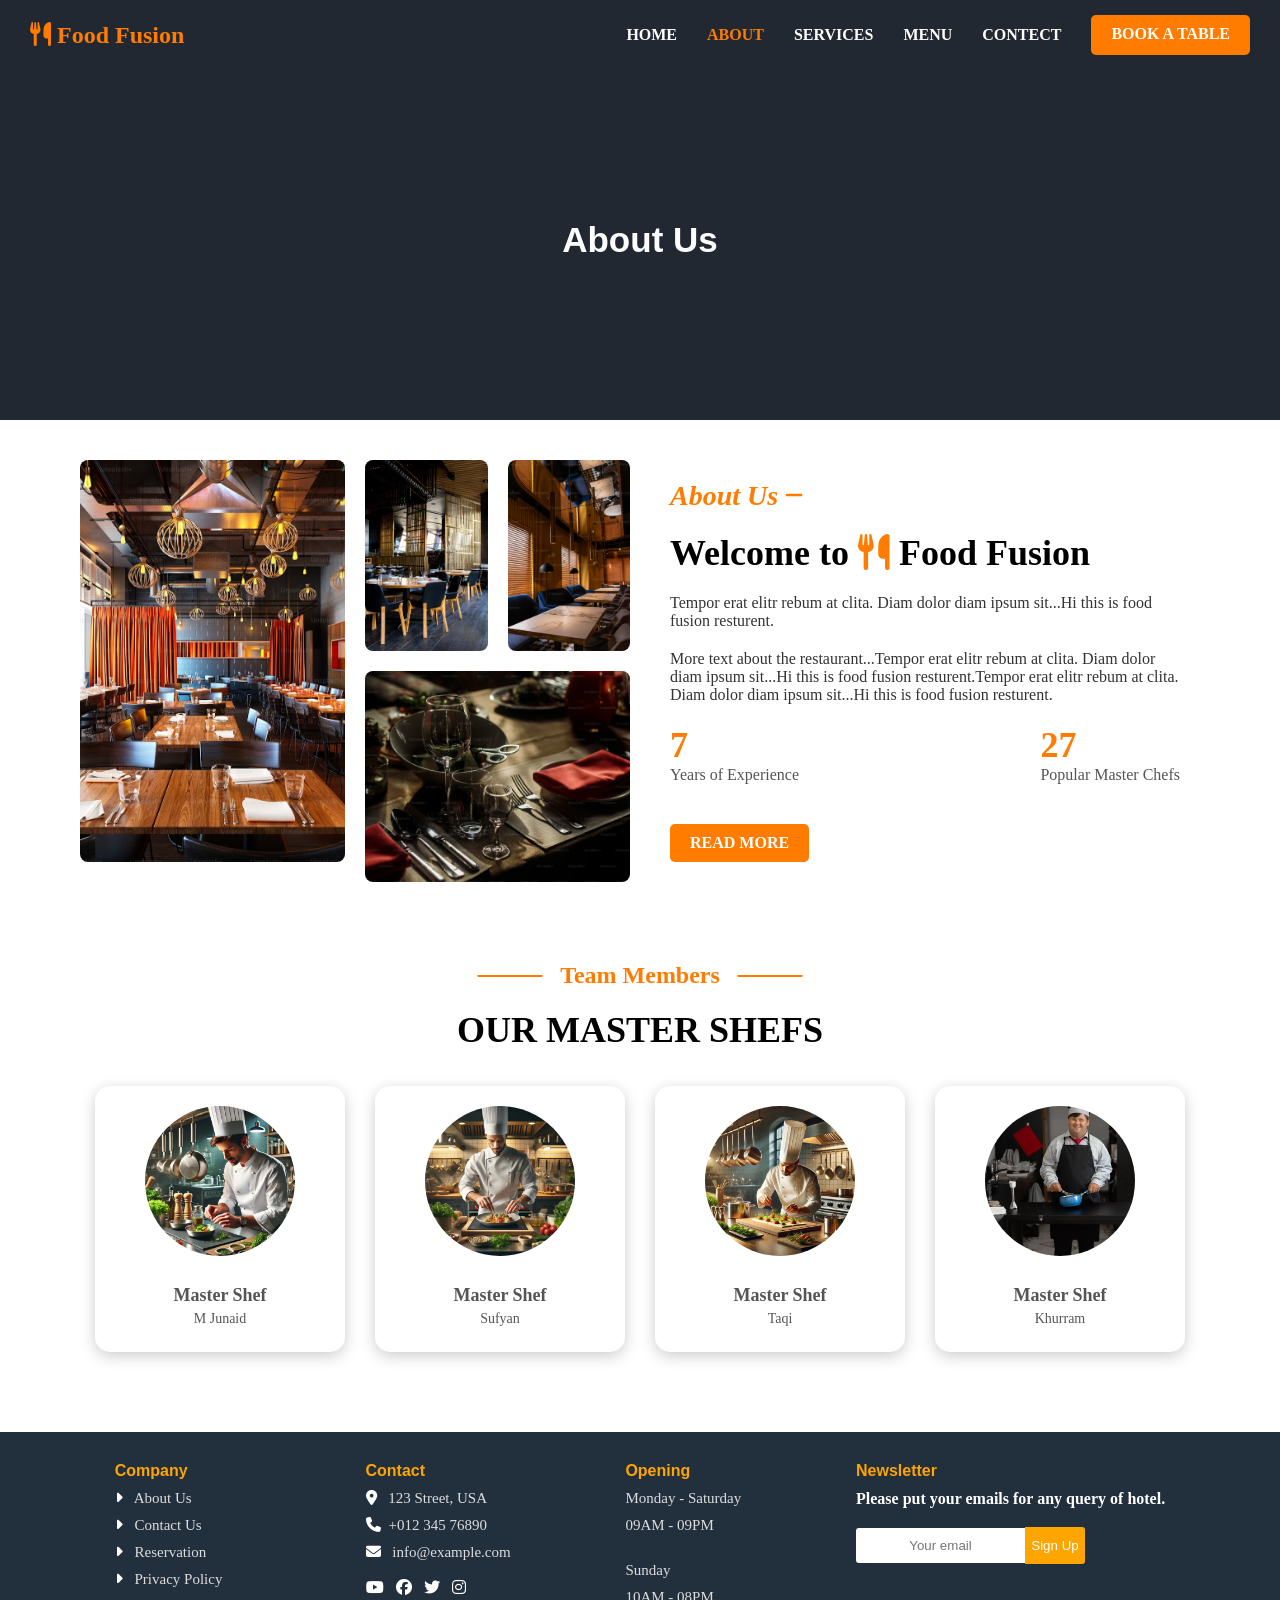
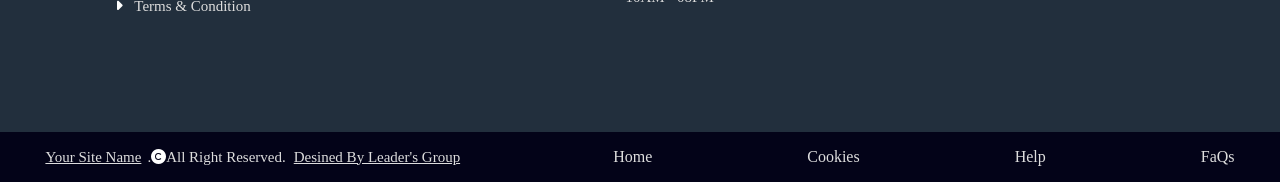
<file: About Us/About Us.html>
<!DOCTYPE html>
<html lang="en">

<head>
    <meta charset="UTF-8">
    <meta name="viewport" content="width=device-width, initial-scale=1.0">
    <link rel="stylesheet" href="About Us.css">
    <link rel="stylesheet" href="/navbar.css">
    <link rel="stylesheet" href="https://cdnjs.cloudflare.com/ajax/libs/font-awesome/6.7.1/css/all.min.css"
        integrity="sha512-5Hs3dF2AEPkpNAR7UiOHba+lRSJNeM2ECkwxUIxC1Q/FLycGTbNapWXB4tP889k5T5Ju8fs4b1P5z/iB4nMfSQ=="
        crossorigin="anonymous" referrerpolicy="no-referrer" />
    <title>About Us</title>
</head>

<body>
    <header>
        <nav >
            <div class="logo">
                <h1><i class="fa-solid fa-utensils"></i> Food Fusion</h1>
            </div>
    
            <ul id="sub-navBar">
                <li><a href="/index.html" >Home</a></li>
                <li><a href="About Us.css" id="colorHome">About</a></li>
                <li><a href="/services/services.html">Services</a></li>
                <li><a href="/Menu/menu.html">Menu</a></li>
                <li><a href="/contact/contect.html">contect</a></li>
                <li class="book_a_table">
                    <a href="Booking/Booking.html" class="nav-item nav-link">Book A Table</a>
                </li>
            </ul>
    
            <div class="menu-icon">
                <i class="fa-solid fa-bars" onclick="toggleNavbar()"></i>
            </div>
        </nav>
    </header>



    <main>
        <div id="About">
            <p>About Us</p>
        </div>

        <div class="about-us-section">
            <div class="image-grid">
                <img src="rest_photo1.avif" alt="Image 1">
                <img src="rest_photo2.avif" alt="Image 2">
                <img src="rest_photo4.avif" alt="Image 3">
                <img src="rest_photo3.avif" alt="Image 4">
            </div>
            <div class="content">
                <h1>About Us <img src="about_line.svg" alt=""></h1>
                <h2>Welcome to <i class="fa-solid fa-utensils"></i><span> Food Fusion</span></h2>
                <p>Tempor erat elitr rebum at clita. Diam dolor diam ipsum sit...Hi this is food fusion resturent.</p>
                <p>More text about the restaurant...Tempor erat elitr rebum at clita. Diam dolor diam ipsum sit...Hi
                    this is food fusion resturent.Tempor erat elitr rebum at clita. Diam dolor diam ipsum sit...Hi this
                    is food fusion resturent.</p>
                <div class="stats">
                    <div class="stat-item">
                        <h3 id="experience-count">12</h3>
                        <p>Years of Experience</p>
                    </div>
                    <div class="stat-item">
                        <h3 id="chef-count">41</h3>
                        <p>Popular Master Chefs</p>
                    </div>
                </div>

                <a href="#" class="read-more-btn">Read More</a>
            </div>

        </div>

        <!-- master shefs -->
        <div id="shef">
            <div class="sheff_heading">
                <h4>
                    <img class="svg-icon" src="about_line.svg" alt="">
                    Team Members
                    <img class="svg-icon" src="about_line.svg" alt="">
                </h4>
                <h1>Our Master Shefs</h1>
            </div>
            <div class="sheff-container" id="sheff-container1">
                <!-- <div class="sheff-card" >
                <img src="imgs/sheff1.webp" alt="Pappardelle" class="sheff-img">
                <div class="sheff-info">
                    <h3>Master Shef</h3>
                    <p>M Junaid</p>
                </div>
            </div> 
            -->
            </div>
        </div>
    </main>

    <footer>
        <div class="footer_start">
            <ul class="list">
                <p>Company</p>
                <a><i class="fa-solid fa-caret-right"></i> About Us</a>
                <a><i class="fa-solid fa-caret-right"></i> Contact Us</a>
                <a><i class="fa-solid fa-caret-right"></i> Reservation</a>
                <a><i class="fa-solid fa-caret-right"></i> Privacy Policy</a>
                <a><i class="fa-solid fa-caret-right"></i> Terms & Condition</a>
            </ul>
            <ul class="list">
                <p>Contact</p>
                <a><i class="fa-solid fa-location-dot"></i> 123 Street, USA</a>
                <a><i class="fa-solid fa-phone"></i>+012 345 76890</a>
                <a><i class="fa-solid fa-envelope"></i> info@example.com</a><br>
                <i class="fa-brands fa-youtube"></i>
                <i class="fa-brands fa-facebook"></i>
                <i class="fa-brands fa-twitter"></i>
                <i class="fa-brands fa-instagram"></i>
            </ul>
            <ul class="list">
                <p>Opening</p>
                <a>Monday - Saturday</a>
                <a>09AM - 09PM</a>
                <br>
                <a> Sunday</a>
                <a>10AM - 08PM</a>
            </ul>
            <ul class="list list-end">
                <p>Newsletter</p>
                <h4>Please put your emails for any query of hotel.</h4>
                <form action="#">
                    <input type="email" placeholder="Your email" required><button>Sign Up</button>
                </form>
            </ul>
        </div>
        <div id="panel">
            <p class="underline">Your Site Name</p>
            <p>.<i class="fa-solid fa-copyright"></i>All Right Reserved.</p>
            <p class="underline">Desined By Leader's Group</p>
            <a>Home</a>
            <a>Cookies</a>
            <a>Help</a>
            <a>FaQs</a>
        </div>
    </footer>


    <script src="/navbar.js"></script>
    <script src="AboutUS.js"></script>
</body>

</html>
</file>
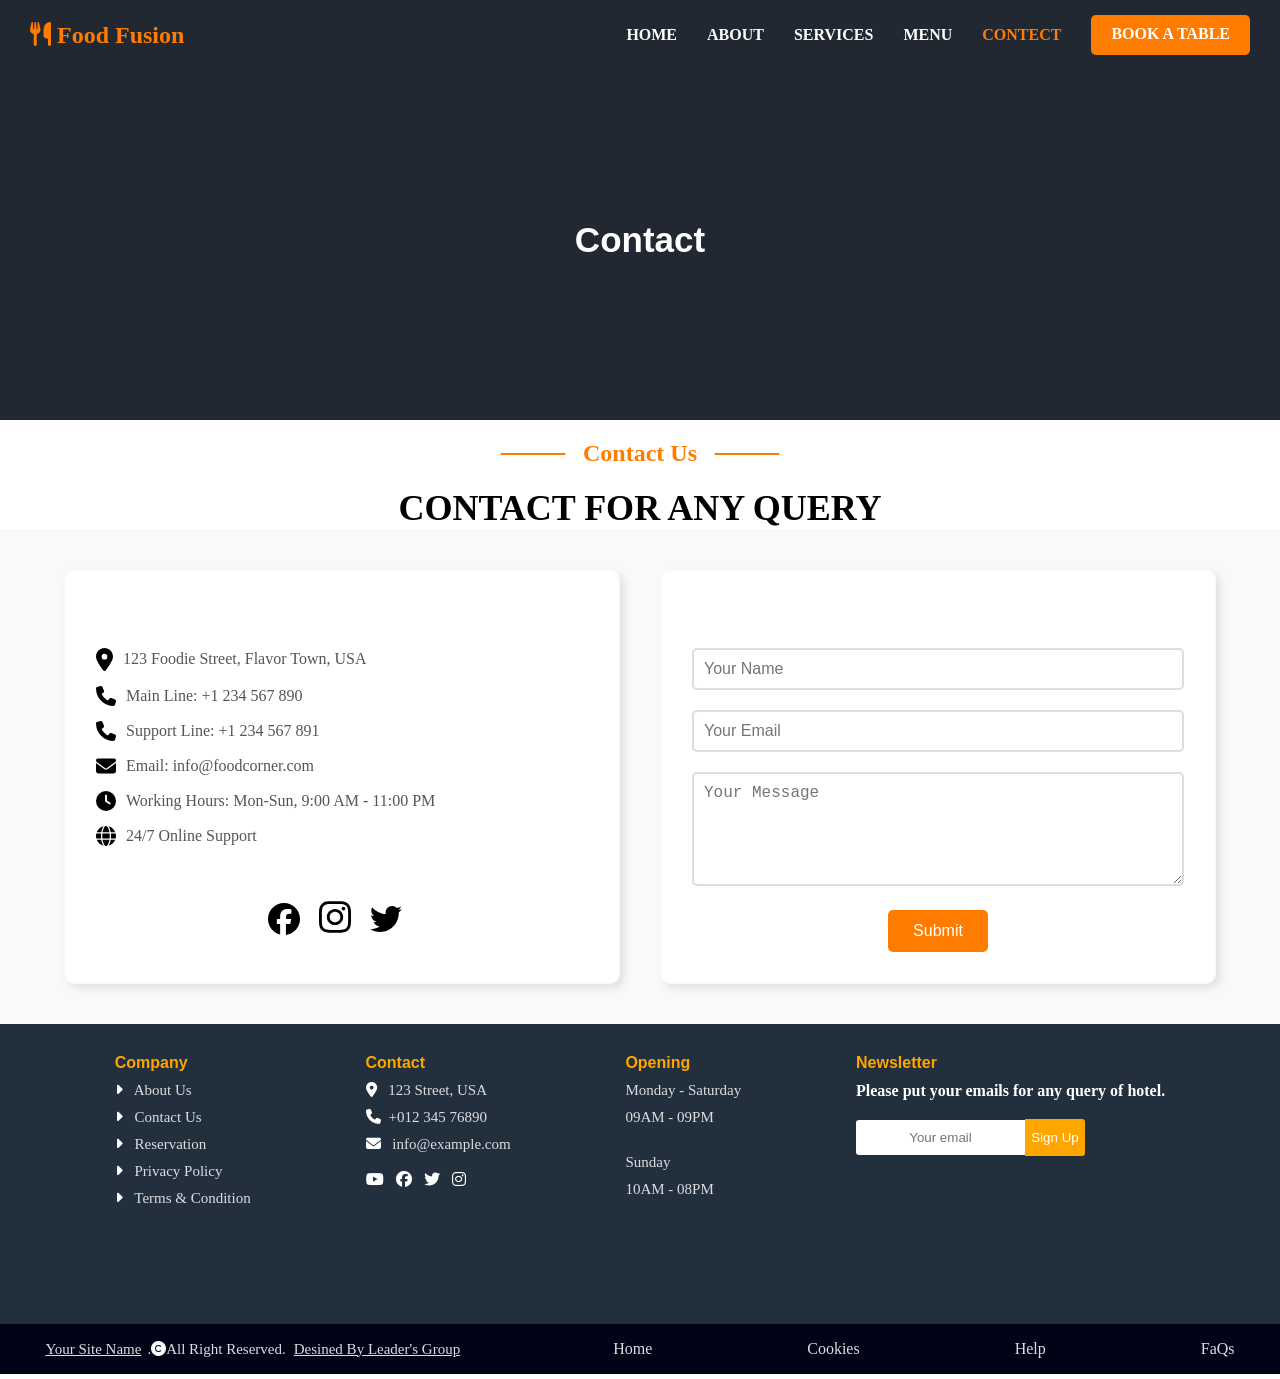
<file: contact/contect.html>
<!DOCTYPE html>
<html lang="en">

<head>
    <meta charset="UTF-8">
    <meta name="viewport" content="width=device-width, initial-scale=1.0">
    <link rel="stylesheet" href="ccentect.css">
    <link rel="stylesheet" href="/navbar.css">
    <link rel="stylesheet" href="https://cdnjs.cloudflare.com/ajax/libs/font-awesome/6.7.1/css/all.min.css"
    integrity="sha512-5Hs3dF2AEPkpNAR7UiOHba+lRSJNeM2ECkwxUIxC1Q/FLycGTbNapWXB4tP889k5T5Ju8fs4b1P5z/iB4nMfSQ=="
    crossorigin="anonymous" referrerpolicy="no-referrer" />

    <title>Contect</title>
</head>

<body>

    <header>
        <nav >
            <div class="logo">
                <h1><i class="fa-solid fa-utensils"></i> Food Fusion</h1>
            </div>
    
            <ul id="sub-navBar">
                <li><a href="/index.html">Home</a></li>
                <li><a href="/About Us/About Us.html">About</a></li>
                <li><a href="/services/services.html">Services</a></li>
                <li><a href="/Menu/menu.html">Menu</a></li>
                <li><a href="/contact/contect.html" id="colorHome">contect</a></li>
                <li class="book_a_table">
                    <a href="Booking/Booking.html" class="nav-item nav-link">Book A Table</a>
                </li>
            </ul>
    
            <div class="menu-icon">
                <i class="fa-solid fa-bars" onclick="toggleNavbar()"></i>
            </div>
        </nav>
    </header>

    <main>

        <div id="About">
            <p>Contact</p>
        </div>

        <div class="heading-div">
            <h4>
                <img class="svg-icon" src="/svgs/about_line.svg" alt="">
                Contact Us
                <img class="svg-icon" src="/svgs/about_line.svg" alt="">
            </h4>
            <h1>Contact For Any Query</h1>
        </div>


        <section id="contact" class="contact-section">
            <div class="contact-container">
                <!-- <h2 class="contact-heading">Get in Touch</h2>
                <p class="contact-description">We'd love to hear from you! Whether you have a question about the menu, services, or anything else, our team is ready to answer all your queries.</p> -->
        
                <div class="contact-grid">
                    <!-- Contact Information -->
                    <div class="contact-info">
                        <h3>Contact Information</h3>
                        <ul class="info-list">
                            <li>
                                <img src="location.svg" alt="Location icon">
                                <span>123 Foodie Street, Flavor Town, USA</span>
                            </li>
                            <li>
                                <img src="/svgs/phone.svg" alt="Phone icon">
                                <span>Main Line: +1 234 567 890</span>
                            </li>
                            <li>
                                <img src="/svgs/phone.svg" alt="Phone icon">
                                <span>Support Line: +1 234 567 891</span>
                            </li>
                            <li>
                                <img src="/svgs/email.svg" alt="Email icon">
                                <span>Email: info@foodcorner.com</span>
                            </li>
                            <li>
                                <img src="/svgs/clock.svg" alt="Clock icon">
                                <span>Working Hours: Mon-Sun, 9:00 AM - 11:00 PM</span>
                            </li>
                            <li>
                                <img src="/svgs/support.svg" alt="Support icon">
                                <span>24/7 Online Support</span>
                            </li>
                        </ul>
        
                        <div class="social-media">
                            <h4>Follow Us</h4>
                            <a href="#" class="social-link">
                                <img src="/svgs/facebook.svg" alt="Facebook">
                            </a>
                            <a href="#" class="social-link">
                                <img src="/svgs/instagram.svg" alt="Instagram">
                            </a>
                            <a href="#" class="social-link">
                                <img src="/svgs/twitter.svg" alt="Twitter">
                            </a>
                        </div>
                    </div>
        
                    <!-- Contact Form -->
                    <div class="contact-form">
                        <h3>Send Us a Message</h3>
                        <form action="#" method="POST">
                            <div class="form-group">
                                <input type="text" name="name" placeholder="Your Name" required>
                            </div>
                            <div class="form-group">
                                <input type="email" name="email" placeholder="Your Email" required>
                            </div>
                            <div class="form-group">
                                <textarea name="message" rows="5" placeholder="Your Message" required></textarea>
                            </div>
                            <button type="submit" class="contact-btn">Submit</button>
                        </form>
                    </div>
                </div>
            </div>
        </section>
    </main>


    <footer>
        <div class="footer_start">
            <ul class="list">
                <p>Company</p>
                <a><i class="fa-solid fa-caret-right"></i> About Us</a>
                <a><i class="fa-solid fa-caret-right"></i> Contact Us</a>
                <a><i class="fa-solid fa-caret-right"></i> Reservation</a>
                <a><i class="fa-solid fa-caret-right"></i> Privacy Policy</a>
                <a><i class="fa-solid fa-caret-right"></i> Terms & Condition</a>
            </ul>
            <ul class="list">
                <p>Contact</p>
                <a><i class="fa-solid fa-location-dot"></i> 123 Street, USA</a>
                <a><i class="fa-solid fa-phone"></i>+012 345 76890</a>
                <a><i class="fa-solid fa-envelope"></i> info@example.com</a><br>
                <i class="fa-brands fa-youtube"></i>
                <i class="fa-brands fa-facebook"></i>
                <i class="fa-brands fa-twitter"></i>
                <i class="fa-brands fa-instagram"></i>
            </ul>
            <ul class="list">
                <p>Opening</p>
                <a>Monday - Saturday</a>
                <a>09AM - 09PM</a>
                <br>
                <a> Sunday</a>
                <a>10AM - 08PM</a>
            </ul>
            <ul class="list list-end">
                <p>Newsletter</p>
                <h4>Please put your emails for any query of hotel.</h4>
                <form action="#">
                    <input type="email" placeholder="Your email" required><button>Sign Up</button>
                </form>
            </ul>
        </div>
        <div id="panel">
            <p class="underline">Your Site Name</p>
            <p>.<i class="fa-solid fa-copyright"></i>All Right Reserved.</p>
            <p class="underline">Desined By Leader's Group</p>
            <a>Home</a>
            <a>Cookies</a>
            <a>Help</a>
            <a>FaQs</a>
        </div>
    </footer>

    <script src="/navbar.js"></script>
    <script src="contect.js"></script>

</body>

</html>
</file>
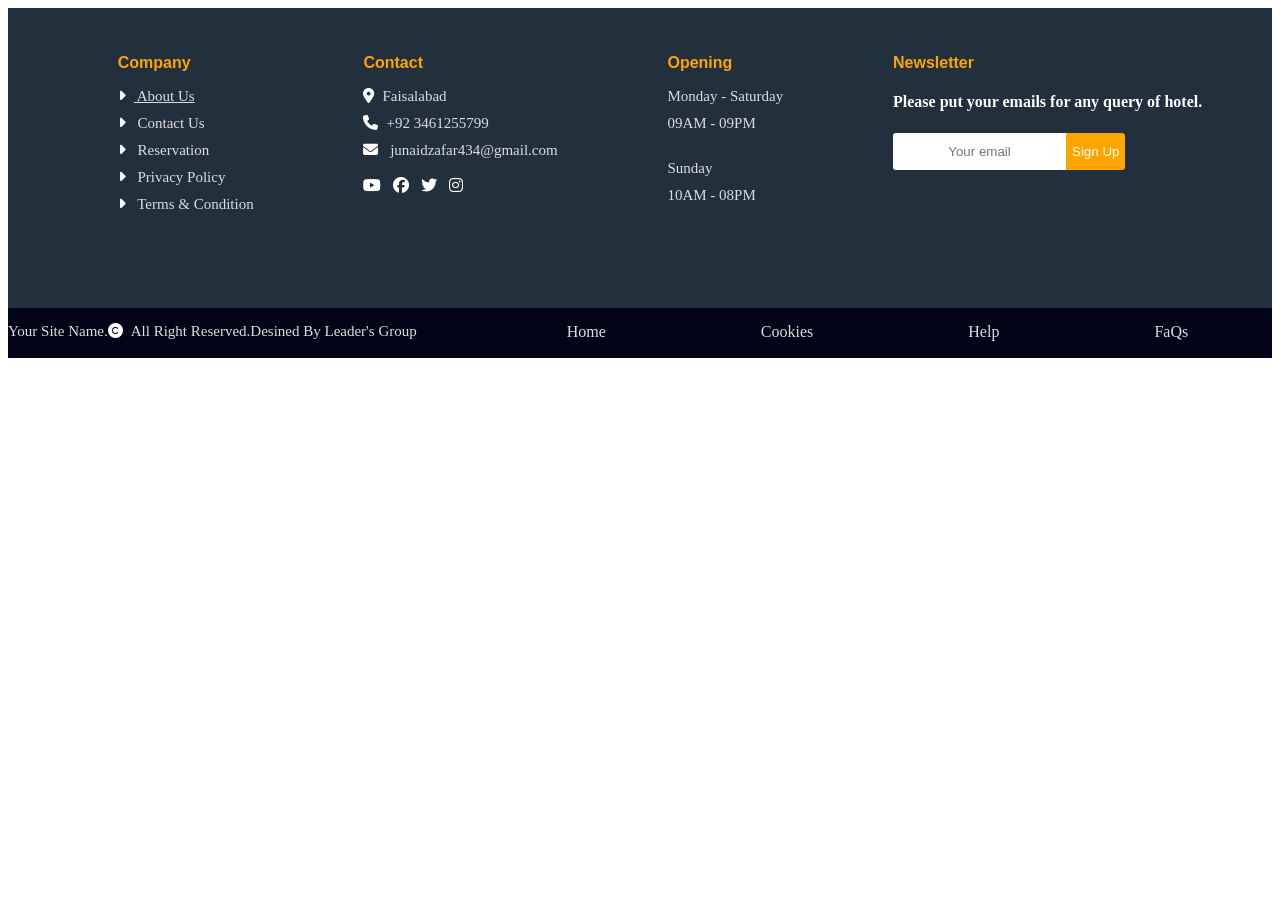
<file: Footer/Footers.html>
<!DOCTYPE html>
<html lang="en">

<head>
    <meta charset="UTF-8">
    <meta name="viewport" content="width=device-width, initial-scale=1.0">
    <title>Footer of a Page</title>
    <link rel="stylesheet" href="Footers.css">
    <link rel="stylesheet" href="https://cdnjs.cloudflare.com/ajax/libs/font-awesome/6.7.1/css/all.min.css"
        integrity="sha512-5Hs3dF2AEPkpNAR7UiOHba+lRSJNeM2ECkwxUIxC1Q/FLycGTbNapWXB4tP889k5T5Ju8fs4b1P5z/iB4nMfSQ=="
        crossorigin="anonymous" referrerpolicy="no-referrer" />
</head>

<body>
    <footer>
        <div class="footer_start">
            <ul class="list">
                <p>Company</p>
                <a href="/About Us/About Us.html"><i class="fa-solid fa-caret-right"></i> About Us</a>
                <a><i class="fa-solid fa-caret-right"></i> Contact Us</a>
                <a><i class="fa-solid fa-caret-right"></i> Reservation</a>
                <a><i class="fa-solid fa-caret-right"></i> Privacy Policy</a>
                <a><i class="fa-solid fa-caret-right"></i> Terms & Condition</a>
            </ul>
            <ul class="list">
                <p>Contact</p>
                <a><i class="fa-solid fa-location-dot"></i>Faisalabad</a>
                <a><i class="fa-solid fa-phone"></i>+92 3461255799</a>
                <a><i class="fa-solid fa-envelope"></i> junaidzafar434@gmail.com</a><br>
                <i class="fa-brands fa-youtube"></i>
                <i class="fa-brands fa-facebook"></i>
                <i class="fa-brands fa-twitter"></i>
                <i class="fa-brands fa-instagram"></i>
            </ul>
            <ul class="list">
                <p>Opening</p>
                <a>Monday - Saturday</a>
                <a>09AM - 09PM</a>
                <br>
                <a> Sunday</a>
                <a>10AM - 08PM</a>
            </ul>
            <ul class="list list-end">
                <p>Newsletter</p>
                <h4>Please put your emails for any query of hotel.</h4>
                <form action="#">
                    <input type="email" placeholder="Your email" required><button>Sign Up</button>
                </form>
            </ul>
        </div>
        <div id="panel">
            <p>Your Site Name</p>
            <p>.<i class="fa-solid fa-copyright"></i>All Right Reserved.</p>
            <p>Desined By Leader's Group</p>
            <a>Home</a>
            <a>Cookies</a>
            <a>Help</a>
            <a>FaQs</a>
        </div>
    </footer>
</body>

</html>
</file>
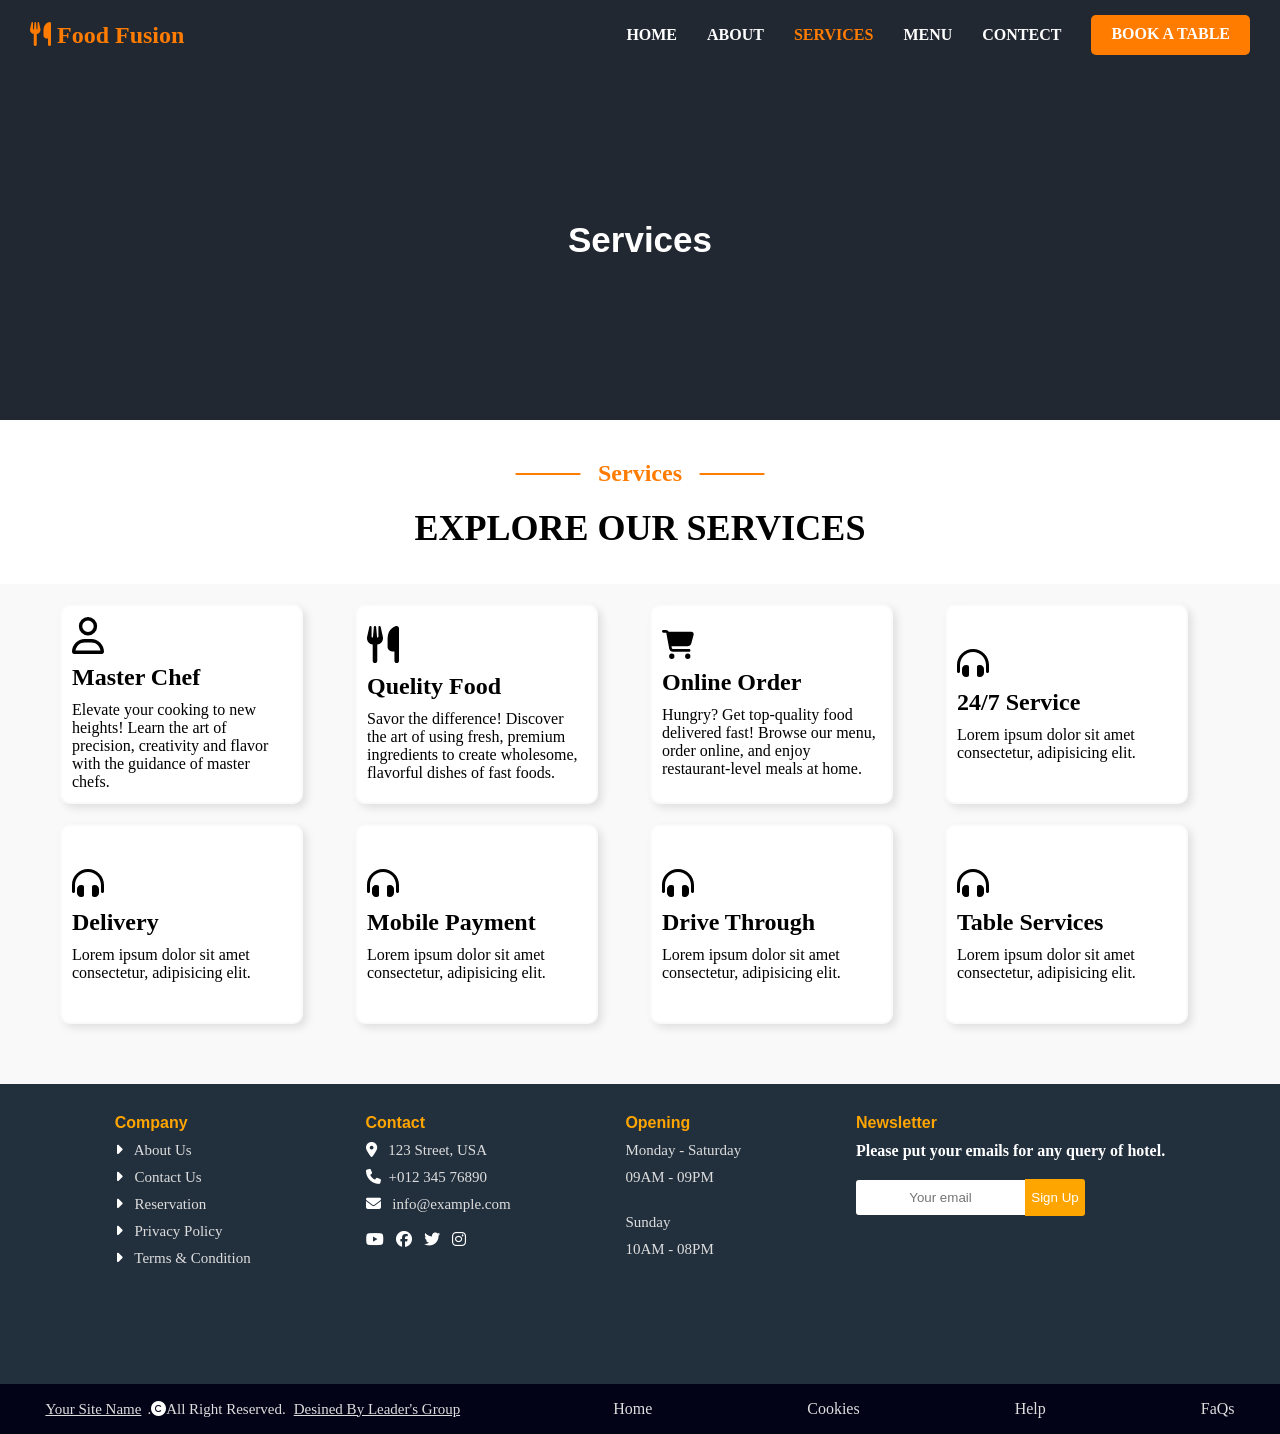
<file: services/services.html>
<!DOCTYPE html>
<html lang="en">

<head>
    <meta charset="UTF-8">
    <meta name="viewport" content="width=device-width, initial-scale=1.0">
    <link rel="stylesheet" href="services.css">
    <link rel="stylesheet" href="/navbar.css">
    <link rel="stylesheet" href="https://cdnjs.cloudflare.com/ajax/libs/font-awesome/6.7.1/css/all.min.css"
    integrity="sha512-5Hs3dF2AEPkpNAR7UiOHba+lRSJNeM2ECkwxUIxC1Q/FLycGTbNapWXB4tP889k5T5Ju8fs4b1P5z/iB4nMfSQ=="
    crossorigin="anonymous" referrerpolicy="no-referrer" />
    <title>Services</title>
</head>

<body>
    <header>
            
    <nav >
        <div class="logo">
            <h1><i class="fa-solid fa-utensils"></i> Food Fusion</h1>
        </div>

        <ul id="sub-navBar">
            <li><a href="/index.html" >Home</a></li>
            <li><a href="/About Us/About Us.html">About</a></li>
            <li><a href="/services/services.html" id="colorHome">Services</a></li>
            <li><a href="/Menu/menu.html">Menu</a></li>
            <li><a href="/contact/contect.html">contect</a></li>
            <li class="book_a_table">
                <a href="/Booking/Booking.html" class="nav-item nav-link">Book A Table</a>
            </li>
        </ul>

        <div class="menu-icon">
            <i class="fa-solid fa-bars" onclick="toggleNavbar()"></i>
        </div>
    </nav>
        
    </header>
    
    
    
    <main>
        <div id="About">
            <p>Services</p>
        </div>

        <div class="sheff_heading">
            <h4>
                <img class="svg-icon" src="/svgs/about_line.svg" alt="">
                Services
                <img class="svg-icon" src="/svgs/about_line.svg" alt="">
            </h4>
            <h1>Explore Our Services</h1>
        </div>

        <div class="cardContainer" id="cardContainer1">
            <!-- <div class="card">
                <img src="/svgs/shef.svg" alt="">
                <h2>Master Shef</h2>
                <p>Lorem ipsum dolor sit amet consectetur, adipisicing elit.</p>
            </div> -->
        </div>
</main>

<footer>
    <div class="footer_start">
        <ul class="list">
            <p>Company</p>
            <a><i class="fa-solid fa-caret-right"></i> About Us</a>
            <a><i class="fa-solid fa-caret-right"></i> Contact Us</a>
            <a><i class="fa-solid fa-caret-right"></i> Reservation</a>
            <a><i class="fa-solid fa-caret-right"></i> Privacy Policy</a>
            <a><i class="fa-solid fa-caret-right"></i> Terms & Condition</a>
        </ul>
        <ul class="list">
            <p>Contact</p>
            <a><i class="fa-solid fa-location-dot"></i> 123 Street, USA</a>
            <a><i class="fa-solid fa-phone"></i>+012 345 76890</a>
            <a><i class="fa-solid fa-envelope"></i> info@example.com</a><br>
            <i class="fa-brands fa-youtube"></i>
            <i class="fa-brands fa-facebook"></i>
            <i class="fa-brands fa-twitter"></i>
            <i class="fa-brands fa-instagram"></i>
        </ul>
        <ul class="list">
            <p>Opening</p>
            <a>Monday - Saturday</a>
            <a>09AM - 09PM</a>
            <br>
            <a> Sunday</a>
            <a>10AM - 08PM</a>
        </ul>
        <ul class="list list-end">
            <p>Newsletter</p>
            <h4>Please put your emails for any query of hotel.</h4>
            <form action="#">
                <input type="email" placeholder="Your email" required><button>Sign Up</button>
            </form>
        </ul>
    </div>
    <div id="panel">
        <p class="underline">Your Site Name</p>
        <p>.<i class="fa-solid fa-copyright"></i>All Right Reserved.</p>
        <p class="underline">Desined By Leader's Group</p>
        <a>Home</a>
        <a>Cookies</a>
        <a>Help</a>
        <a>FaQs</a>
    </div>
</footer>


    <script src="/navbar.js"></script>
    <script src="services.js"></script>

</body>

</html>
</file>
<file: About Us/About Us.css>
/* navbar */
* {
    padding: 0;
    margin: 0;
    box-sizing: border-box;
}

body, html {
    overflow-x: hidden; /* Prevent horizontal overflow */
}

body{
    color: white;  
    /* padding-top: 70px;  */
    /* background-color: whitesmoke; */
    width: 100%;
}

.flex{
    display: flex;
}

#About {
    /* background-image: url(Ab.jpeg); */
    background-color: #222831;
    margin-top: 70px;
    padding: 0;
    height: 350px;
    /* width: 100vw; */
    background-size: cover;
    overflow: hidden;
}
#About p{
    color: white;
    text-align: center;
    padding-top: 150px;
    font-size: 35px;
    font-weight: bolder;
    font-family: Arial, Helvetica, sans-serif;
}


/* About Us section container */
.about-us-section {
    
    display: grid;
    grid-template-columns: 1fr 1fr;
    gap: 20px;
    max-width: 1200px;
    /* Centers the container horizontally on the page. */
    margin: 0 auto;
    padding: 40px;
    opacity: 0; /* Start with opacity 0 */
    transform: translateY(50px); /* Start with content off-screen */
    transition: opacity 1s ease-out, transform 1s ease-out;
}

/* Animation for fading and sliding up when the .visible class is added */
.about-us-section.visible {
    opacity: 1;
    transform: translateY(0);
}

/* Image grid */
.image-grid {
    cursor: pointer;
    display: grid;
    grid-template-columns: repeat(4, 1fr); /* 4 equal columns */
    grid-template-rows: repeat(2, 1fr); /* 2 rows */
    grid-gap: 20px;
}

/* Image sizes defined by grid spans */
.image-grid img:nth-child(1) {
    grid-column: span 2; /* Make the first image take 2 columns */
    grid-row: span 2;    /* Make the first image take 2 rows */
    width: 100%;
    height: 100%;
    object-fit: cover;
    border-radius: 8px;
}

.image-grid img:nth-child(2),
.image-grid img:nth-child(3) {
    grid-column: span 1; /* Make these images take 1 column */
    grid-row: span 1;    /* Make these images take 1 row */
    width: 100%;
    height: 100%;
    object-fit: cover;
    border-radius: 8px;
}

.image-grid img:nth-child(4) {
    grid-column: span 2; /* Make the fourth image take 2 columns */
    grid-row: span 2;    /* Make the fourth image take 2 rows */
    width: 100%;
    height: 100%;
    object-fit: cover;
    border-radius: 8px;
}

.about-us-section .image-grid img{
    opacity: 0; /* Start invisible */
    transform: translateY(70px); /* Start off-screen */
    transition: opacity 1s ease-out, transform 1s ease-out;
}

.about-us-section .image-grid img.visible {
    opacity: 1;
    transform: translateY(0);
}

/* Content section */
.content {
    padding: 20px;
    cursor: pointer;
    opacity: 0; /* Start invisible */
    transform: translateY(70px); /* Start off-screen */
    transition: opacity 1s ease-out, transform 1s ease-out;
}

.content.visible {
    opacity: 1;
    transform: translateY(0);
}

.content h1 {
    font-size: 28px;
    margin-bottom: 20px;
    color: #ff7c01;
    font-style: italic;
    /* color: #ff6347; */
}

.content h1 img{
    height: 20px;

}

.content h2{
    color: black;
}

.content h2 {
    font-size: 36px;
    margin-bottom: 20px;
    /* color: #ff7c01; */
    color: black;
}

.content h2 i{
    color: #ff7c01;
}

.content h1 span {
    color: #ff7c01; /* Tomato color for highlight */
    /* color: #ff6347;  */
}

.content p {
    margin-bottom: 20px;
    color: #333;
}

.stats {
    display: flex;
    justify-content: space-between;
    margin: 20px 0;
}

.stat-item h3 {
    color: #ff7c01;
    /* color: #ff6347; */
    font-size: 36px;
    margin: 0;
}

.stat-item p {
    color: #555;
}

/* Button styling */
.read-more-btn {
    display: inline-block;
    padding: 10px 20px;
    font-size: 16px;
    font-weight: bold;
    text-transform: uppercase;
    text-decoration: none; /* Remove underline */
    color: #fff; /* Text color */
    /* background-color: #2980b9; */ /* Initial background color (blue) */
    /* background-color: #c0392b; */
    background-color: #ff7c01;
    border-radius: 5px; /* Rounded corners */
    transition: background-color 0.3s ease, transform 0.3s ease; /* Smooth hover effect */
    
}

.read-more-btn:hover {
    /* background-color: #ff4500;  */
    background-color: #ffaf01; 
    transform: scale(1.05);
}


/* shefff data */


/* Heading container */

.sheff_heading {
    text-align: center;
    margin-top: 20px;
    padding-top: 20px;
    opacity: 0; /* Initially hidden */
    transform: translateY(30px); /* Initially moved down */
    transition: opacity 0.6s ease-out, transform 0.6s ease-out; /* Smooth transition */
}

/* When heading-div comes into view */
.sheff_heading.in-view4 {
    opacity: 1; /* Make visible */
    transform: translateY(0); /* Move to original position */
}

/* H4 styles */
.sheff_heading h4 {
    font-size: 24px;
    font-weight: bold;
    display: flex;
    align-items: center;
    justify-content: center;
    gap: 15px; /* Space between the SVGs and text */
    color: #ff7c01;
    opacity: 0; /* Initially hidden */
    animation: fade-in 0.6s ease-out forwards; /* Fade in with animation */
    animation-delay: 0.3s; /* Delay for smoother effect */
}

.svg-icon {
    width: 70px;
    height: 2px;
    object-fit: cover;
}
/* H1 styles */
.sheff_heading h1 {
    font-size: 36px;
    color: black;
    font-weight: bold;
    margin: 20px 0 35px 0;
    text-transform: uppercase;
    opacity: 0; /* Initially hidden */
    animation: fade-in 0.8s ease-out forwards; /* Fade in with animation */
    animation-delay: 0.6s; /* Delay after H4 */
}

/* Keyframes for fade-in animation */
@keyframes fade-in {
    0% {
        opacity: 0;
        transform: translateY(20px); /* Start slightly lower */
    }
    100% {
        opacity: 1;
        transform: translateY(0); /* End at original position */
    }
}

.sheff-container {
    display: flex;
    justify-content: center;
    flex-wrap: wrap;
    gap: 30px; /* Space between each card */
    padding-bottom: 80px;
    /* margin-top: 50px; */
}

.sheff-card {
    cursor: pointer;
    background-color: white;
    border-radius: 15px;
    box-shadow: 0px 4px 15px rgba(0, 0, 0, 0.2);
    overflow: hidden;
    width: 250px;
    text-align: center;
    position: relative;
    padding: 20px 0;
    opacity: 0; /* Initially hidden */
    transform: translateY(100px); /* Start off-screen at the bottom */
    transition: transform 0.5s ease-out, opacity 0.5s ease-out; /* Animation */
}

.sheff-card.in-view3 {
    opacity: 1; /* Become visible */
    transform: translateY(0); /* Move to the original position */
}

/* On hover, card scales slightly */
.sheff-card:hover {
    transform: scale(1.05);
}

/* Food image in the card */
.sheff-img {
    width: 150px;
    height: 150px;
    object-fit: cover;
    border-radius: 50%;
    margin-bottom: 15px;
}

/* Menu item info styles */
.sheff-info h3 {
    font-size: 18px;
    margin: 10px 0 5px;
    color: #555;
}

.sheff-info p {
    font-size: 14px;
    color: #555;
    margin: 5px 0;
}



/* footer  */

.footer_start {
    /* margin-top: 100%; */
    background-color: #222f3d;
    color: white;
    height: 300px;
    display: flex;
    justify-content: space-evenly;
}

.footer_start .list p {
    color: orange;
    font-weight: bold;
    font-family: Arial, Helvetica, sans-serif;
}

.list{
    margin-top: 30px;
}

.footer_start .list a {
    display: block;
    font-size: 15px;
    margin-top: 10px;
    color: #dddddd;
}

.list-end form input {
    height: 35px;
    text-align: center;
    border: none;
    border-top-left-radius: 3px;
    border-bottom-left-radius: 3px;
    margin-top: 20px;
}



.list-end form button {
    height: 37px;
    width: 60px;
    background-color: orange;
    color: white;
    border: none;
    border-top-right-radius: 3px;
    border-bottom-right-radius: 3px;
}

.list i {
    color: white;
    padding-right: 8px;
}

.list h4{
    padding-top: 10px;
}


#panel {
    height: 50px;
    background-color: rgb(3, 3, 24);
    display: flex;
    justify-content: center;
    align-items: center;
}

#panel i {
    color: white;
    padding-right: 0 5px;
}

#panel a {
    color: #dddddd;
    margin: 0px 5px 0px 150px;
}

#panel p1 {
    color: #dddddd;
    text-decoration: underline;
    /* margin-top: 15px; */
    /* margin-left: 60px; */
}

#panel p3 {
    color: #dddddd;
    text-decoration: underline;
    /* margin-top: 15px; */
}

#panel p {
    color: #dddddd;
    font-size: 15px;
    font-weight: normal;
    margin: 0 3px;
}

#panel .underline {
    color: #dddddd;
    text-decoration: underline;
    margin-left: 5px;
}
</file>
<file: navbar.css>
body, html {
    overflow-x: hidden; /* Prevent horizontal overflow */
}

body{
    color: white;  
    /* padding-top: 70px;  */
    /* background-color: whitesmoke; */
    width: 100%;
}

nav{
    padding: 10px 30px;
    display: flex;
    justify-content: space-between;
    align-items: center;
    background: #222831;
    /* position: relative; */
    height: 70px;
    position: fixed;
    top: 0;
    z-index: 100;
    width: 100%;
    
}

.logo{
    color: #ff7c01;
}
nav ul{
    display: flex;
    gap: 30px;
    align-items: center;
}

nav ul li{
    list-style-type: none;
}

nav ul li a{
    
    /* padding-bottom: 5px; */
    color: #ffffff;
    font-size: 16px;
    font-weight: 400;
    text-transform: uppercase;
    text-decoration: none;
    /* padding: 5px 10px; */
    transition: color 0.3s ease, border-bottom 0.3s ease;
    font-weight: bold;
    border-bottom: 2px solid transparent;
    
}

nav ul li a:hover{
    color: #ff7c01;
    border-bottom: 2px solid #ff7c01;
}

.menu-icon{
    display: none;
}
.menu-icon i{
    color: #ff7c01;
    font-size: 30px;
    font-weight: bold;
}

.book_a_table .nav-link {
    padding: 10px 20px;
    background-color: #ff7c01;
    border-radius: 5px;
    transition: background-color 0.3s ease, transform 0.3s ease;
    cursor: pointer;
    display: inline-flex;
    align-items: center;
}

.book_a_table .nav-link:hover {
    background-color: #ffaf01;
    transform: scale(1.05);
    color: white;
}

#colorHome {
    color: #ff7c01;
}

@media (max-width: 950px){
    nav{
        z-index: 100;
        /* background-color: black; */
    }
    nav ul{
        position: absolute;
        top: 70px;
        left: 0;
        right: 0;
        flex-direction: column;
        align-items: flex-start;
        gap: 0;
        overflow: hidden;
        background-color: #222831;
    }
    nav ul li{
        padding: 20px;
    }
    .menu-icon{
        display: block;
        color: #ff7c01;
    }
    #sub-navBar{
        transition: all 0.5s;
    }
    .book_a_table{
        display: inline-block;
    }
    
}
</file>
<file: contact/ccentect.css>
* {
    padding: 0;
    margin: 0;
    box-sizing: border-box;
}


.flex{
    display: flex;
}

#About {
    /* background-image: url(/Menu/Ab.jpeg); */
    background-color: #222831;
    margin-top: 70px;
    padding: 0;
    height: 350px;
    /* width: 100vw; */
    background-size: cover;
    background-position: center center;
    overflow: hidden;
}
#About p{
    color: white;
    text-align: center;
    padding-top: 150px;
    font-size: 35px;
    font-weight: bolder;
    font-family: Arial, Helvetica, sans-serif;
}


/*********************** heading  ******************************/

/* Heading container */
.heading-div {
    text-align: center;
    margin-top: 20px;
    opacity: 0; /* Initially hidden */
    transform: translateY(100px); /* Start off-screen at the bottom */
    transition: transform 0.5s ease-out, opacity 0.5s ease-out; /* Animation */
}

/* When heading-div comes into view */
.heading-div.in-view {
    opacity: 1; /* Make visible */
    transform: translateY(0); /* Move to original position */
}


/* Styling for h4 (with SVG icons before and after) */
.heading-div h4 {
    font-size: 24px;
    font-weight: bold;
    display: flex;
    align-items: center;
    justify-content: center;
    gap: 15px; /* Space between the SVGs and text */
    color: #ff7c01;
    position: relative;
}

/* Style for SVG icons */
.svg-icon {
    width: 70px; /*Control the size of the SVGs*/
    height: 2px;
    object-fit: cover;
}

.heading-div h1 {
    font-size: 36px;
    color: black;
    font-weight: bold;
    margin-top: 20px;
    text-transform: uppercase;
}


/* *********************** */
.contact-section {
    background-color: #f9f9f9;
    padding: 40px 0;
    display: flex;
    justify-content: center;
}

.contact-container {
    width: 90%;
    max-width: 1200px;
    text-align: center;
}

.contact-heading {
    font-size: 32px;
    color: #333;
    margin-bottom: 10px;
    font-weight: bold;
}

.contact-description {
    font-size: 18px;
    color: #777;
    margin-bottom: 40px;
}

.contact-grid {
    display: flex;
    justify-content: space-between;
    /* flex-wrap: wrap; */
    gap: 40px;
}

.contact-info, .contact-form {
    background-color: white;
    border: 2px solid #fafafa;
    box-shadow: 4px 4px 8px rgba(0, 0, 0, 0.1);
    border-radius: 10px;
    padding: 30px;
    width: calc(50% - 20px);
}

.contact-info h3, .contact-form h3 {
    font-size: 24px;
    margin-bottom: 20px;
}

.info-list {
    list-style: none;
    padding: 0;
}

.info-list li {
    display: flex;
    align-items: center;
    margin-bottom: 15px;
}

.info-list li img {
    width: 20px;
    margin-right: 10px;
}

.info-list li:first-child img{
    width: 17px;
} 

.info-list li span {
    font-size: 16px;
    color: #555;
}

.social-media {
    margin-top: 20px;
}

.social-media h4 {
    font-size: 20px;
    margin-bottom: 10px;
}

.social-link {
    display: inline-block;
    margin-right: 15px;
}

.social-link img {
    width: 32px;
}

.contact-form .form-group {
    margin-bottom: 20px;
}

.contact-form .form-group input,
.contact-form .form-group textarea {
    width: 100%;
    padding: 10px;
    border: 2px solid #ddd;
    border-radius: 5px;
    font-size: 16px;
    color: #333;
}

.contact-form .form-group input:focus,
.contact-form .form-group textarea:focus {
    border-color: #ff7c01;
}

.contact-btn {
    background-color: #ff7c01;
    color: white;
    padding: 12px 25px;
    border: none;
    border-radius: 5px;
    font-size: 16px;
    cursor: pointer;
    transition: background-color 0.3s ease;
}

.contact-btn:hover {
    background-color: #e66d01;
}

@media (max-width: 768px) {
    .contact-info, .contact-form {
        width: 100%;
    }
}



/* footer  */

.footer_start {
    /* margin-top: 100%; */
    background-color: #222f3d;
    color: white;
    height: 300px;
    display: flex;
    justify-content: space-evenly;
}

.footer_start .list p {
    color: orange;
    font-weight: bold;
    font-family: Arial, Helvetica, sans-serif;
}

.list{
    margin-top: 30px;
}

.footer_start .list a {
    display: block;
    font-size: 15px;
    margin-top: 10px;
    color: #dddddd;
}

.list-end form input {
    height: 35px;
    text-align: center;
    border: none;
    border-top-left-radius: 3px;
    border-bottom-left-radius: 3px;
    margin-top: 20px;
}



.list-end form button {
    height: 37px;
    width: 60px;
    background-color: orange;
    color: white;
    border: none;
    border-top-right-radius: 3px;
    border-bottom-right-radius: 3px;
}

.list i {
    color: white;
    padding-right: 8px;
}

.list h4{
    padding-top: 10px;
}


#panel {
    height: 50px;
    background-color: rgb(3, 3, 24);
    display: flex;
    justify-content: center;
    align-items: center;
}

#panel i {
    color: white;
    padding-right: 0 5px;
}

#panel a {
    color: #dddddd;
    margin: 0px 5px 0px 150px;
}

#panel p1 {
    color: #dddddd;
    text-decoration: underline;
    /* margin-top: 15px; */
    /* margin-left: 60px; */
}

#panel p3 {
    color: #dddddd;
    text-decoration: underline;
    /* margin-top: 15px; */
}

#panel p {
    color: #dddddd;
    font-size: 15px;
    font-weight: normal;
    margin: 0 3px;
}

#panel .underline {
    color: #dddddd;
    text-decoration: underline;
    margin-left: 5px;
}
</file>
<file: Footer/Footers.css>
.footer_start {
    /* margin-top: 100%; */
    background-color: #222f3d;
    color: white;
    height: 300px;
    display: flex;
    justify-content: space-evenly;
}

.footer_start .list p {
    color: orange;
    font-weight: bold;
    font-family: Arial, Helvetica, sans-serif;
}

.list{
    margin-top: 30px;
}

.footer_start .list a {
    display: block;
    font-size: 15px;
    margin-top: 10px;
    color: #dddddd;
}

.list-end input {
    height: 35px;
    text-align: center;
    border: none;
    border-top-left-radius: 3px;
    border-bottom-left-radius: 3px;
}



.list-end form button {
    height: 37px;
    background-color: orange;
    color: white;
    border: none;
    border-top-right-radius: 3px;
    border-bottom-right-radius: 3px;
}

.list i {
    color: white;
    padding-right: 8px;
}



#panel {
    height: 50px;
    background-color: rgb(3, 3, 24);
    display: flex;
}

#panel i {
    color: white;
    padding-right: 8px;
}

#panel a {
    color: #dddddd;
    margin: 15px 5px 0px 150px;
}

#panel p1 {
    color: #dddddd;
    text-decoration: underline;
    margin-top: 15px;
    margin-left: 60px;
}

#panel p3 {
    color: #dddddd;
    text-decoration: underline;
    margin-top: 15px;
}

#panel p {
    color: #dddddd;
    font-size: 15px;
    font-weight: normal;
}

/* Mobile */
@media (min-width:10px) and (max-width:600px){
     .footer_start {
        flex-direction: column;
        align-items: center;
        height: auto;
    }

    .footer_start .list a {
        font-size: 14px;
    }
}

/* Tablet */
@media (min-width:601px) and (max-width:768px){
    .footer_start{
        font-size:16px;
    }
}
</file>
<file: services/services.css>
/* navbar */
* {
    padding: 0;
    margin: 0;
    box-sizing: border-box;
}

body, html {
    overflow-x: hidden; /* Prevent horizontal overflow */
}

body{
    color: white;  
    /* padding-top: 70px;  */
    /* background-color: whitesmoke; */
    width: 100%;
}

.flex{
    display: flex;
} 

#About {
    /* background-image: url(Ab.jpeg); */
    background-color: #222831;
    margin-top: 70px;
    padding: 0;
    height: 350px;
    /* width: 100vw; */
    background-size: cover;
    overflow: hidden;
}
#About p{
    color: white;
    text-align: center;
    padding-top: 150px;
    font-size: 35px;
    font-weight: bolder;
    font-family: Arial, Helvetica, sans-serif;
}
/* About Us section container */
.about-us-section {
    
    display: grid;
    grid-template-columns: 1fr 1fr;
    /* gap: 20px; */
    max-width: 1200px;
    /* Centers the container horizontally on the page. */
    margin: 0 auto;
    padding: 40px;
    opacity: 0; /* Start with opacity 0 */
    transform: translateY(50px); /* Start with content off-screen */
    transition: opacity 1s ease-out, transform 1s ease-out;
}

/* Animation for fading and sliding up when the .visible class is added */
.about-us-section.visible {
    opacity: 1;
    transform: translateY(0);
}

/* Image grid */
.image-grid {
    cursor: pointer;
    display: grid;
    grid-template-columns: repeat(4, 1fr); /* 4 equal columns */
    grid-template-rows: repeat(2, 1fr); /* 2 rows */
    grid-gap: 20px;
}

/* Image sizes defined by grid spans */
.image-grid img:nth-child(1) {
    grid-column: span 2; /* Make the first image take 2 columns */
    grid-row: span 2;    /* Make the first image take 2 rows */
    width: 100%;
    height: 100%;
    object-fit: cover;
    border-radius: 8px;
}

.image-grid img:nth-child(2),
.image-grid img:nth-child(3) {
    grid-column: span 1; /* Make these images take 1 column */
    grid-row: span 1;    /* Make these images take 1 row */
    width: 100%;
    height: 100%;
    object-fit: cover;
    border-radius: 8px;
}

.image-grid img:nth-child(4) {
    grid-column: span 2; /* Make the fourth image take 2 columns */
    grid-row: span 2;    /* Make the fourth image take 2 rows */
    width: 100%;
    height: 100%;
    object-fit: cover;
    border-radius: 8px;
}

.about-us-section .image-grid img{
    opacity: 0; /* Start invisible */
    transform: translateY(70px); /* Start off-screen */
    transition: opacity 1s ease-out, transform 1s ease-out;
}

.about-us-section .image-grid img.visible {
    opacity: 1;
    transform: translateY(0);
}

/* Content section */
.content {
    padding: 20px;
    cursor: pointer;
    opacity: 0; /* Start invisible */
    transform: translateY(70px); /* Start off-screen */
    transition: opacity 1s ease-out, transform 1s ease-out;
}

.content.visible {
    opacity: 1;
    transform: translateY(0);
}

.content h1 {
    font-size: 28px;
    margin-bottom: 20px;
    color: #ff7c01;
    font-style: italic;
    /* color: #ff6347; */
}

.content h1 img{
    height: 20px;

}

.content h2{
    color: black;
}

.content h2 {
    font-size: 36px;
    margin-bottom: 20px;
    /* color: #ff7c01; */
    color: black;
}

.content h2 i{
    color: #ff7c01;
}

.content h1 span {
    color: #ff7c01; /* Tomato color for highlight */
    /* color: #ff6347;  */
}

.content p {
    margin-bottom: 20px;
    color: #333;
}

.stats {
    display: flex;
    justify-content: space-between;
    margin: 20px 0;
}

.stat-item h3 {
    color: #ff7c01;
    /* color: #ff6347; */
    font-size: 36px;
    margin: 0;
}

.stat-item p {
    color: #555;
}

/* Button styling */
.read-more-btn {
    display: inline-block;
    padding: 10px 20px;
    font-size: 16px;
    font-weight: bold;
    text-transform: uppercase;
    text-decoration: none; /* Remove underline */
    color: #fff; /* Text color */
    /* background-color: #2980b9; */ /* Initial background color (blue) */
    /* background-color: #c0392b; */
    background-color: #ff7c01;
    border-radius: 5px; /* Rounded corners */
    transition: background-color 0.3s ease, transform 0.3s ease; /* Smooth hover effect */
    
}

.read-more-btn:hover {
    /* background-color: #ff4500;  */
    background-color: #ffaf01; 
    transform: scale(1.05);
}



/* *************************description cards heading************************  */


.sheff_heading {
    text-align: center;
    margin-top: 20px;
    padding-top: 20px;
    opacity: 0; /* Initially hidden */
    transform: translateY(30px); /* Initially moved down */
    transition: opacity 0.6s ease-out, transform 0.6s ease-out; /* Smooth transition */
}

/* When heading-div comes into view */
.sheff_heading.in-view4 {
    opacity: 1; /* Make visible */
    transform: translateY(0); /* Move to original position */
}

/* H4 styles */
.sheff_heading h4 {
    font-size: 24px;
    font-weight: bold;
    display: flex;
    align-items: center;
    justify-content: center;
    gap: 15px; /* Space between the SVGs and text */
    color: #ff7c01;
    opacity: 0; /* Initially hidden */
    animation: fade-in 0.6s ease-out forwards; /* Fade in with animation */
    animation-delay: 0.3s; /* Delay for smoother effect */
}

/* H1 styles */
.sheff_heading h1 {
    font-size: 36px;
    color: black;
    font-weight: bold;
    margin: 20px 0 35px 0;
    text-transform: uppercase;
    opacity: 0; /* Initially hidden */
    animation: fade-in 0.8s ease-out forwards; /* Fade in with animation */
    animation-delay: 0.6s; /* Delay after H4 */
}

/* Keyframes for fade-in animation */
@keyframes fade-in {
    0% {
        opacity: 0;
        transform: translateY(20px); /* Start slightly lower */
    }
    100% {
        opacity: 1;
        transform: translateY(0); /* End at original position */
    }
}

/* *************************description cards************************  */

.cardContainer{
    /* display: flex;
    justify-content: center;
    flex-wrap: wrap; */
    display: grid;
    grid-template-columns: repeat(4, 1fr);
    padding: 60px;
    padding-top: 20px;
    background-color: #f9f9f9;
    gap: 20px;
}

.cardContainer .card{
    display: flex;
    flex-direction: column;
    justify-content: center;
    color: black;
    background-color: white;
    border: 2px solid #fafafa;
    width: 19vw;
    gap: 10px;
    box-shadow: 4px 4px 8px rgba(0, 0, 0, 0.1);
    min-height: 200px;
    padding-left: 10px;
    padding-right: 10px;
    border-radius: 10px; /* Rounded corners */
    transition: background-color 0.3s ease, color 0.3s ease, transform 0.3s ease;
    cursor: pointer;
    /* Other styles remain unchanged */
    opacity: 0; /* Start invisible */
    transform: translateY(70px);
    animation: slideUp 0.5s ease forwards; /* Add animation */
}

/* Add the .visible class when cards come into view */
.cardContainer .card.visible {
    opacity: 1;
    transform: translateY(0); /* Move to original position */
}

/* Add stagger effect to delay each card's animation */
.cardContainer .card:nth-child(1) {
    animation-delay: 0.2s;
}
.cardContainer .card:nth-child(2) {
    animation-delay: 0.4s;
}
.cardContainer .card:nth-child(3) {
    animation-delay: 0.6s;
}
.cardContainer .card:nth-child(4) {
    animation-delay: 0.8s;
}

.cardContainer .card img{
    /* also set the width in svg */
    width: 32px;
    transition: transform 0.3s ease; /* Smooth scaling on hover */
    object-fit: contain;
}

.cardContainer .card h2{
    font-weight: bold;
    /* font-size: 20px; */
}

.cardContainer .card:hover{
    background-color: #ff7c01;
    color: white;
    border: 2px solid #ff7c01;
    /* box-shadow: 0 12px 30px rgba(0, 0, 0, 0.2); */
    /* transform: scale(1.3); */
}

.cardContainer .card:hover img {
    transform: scale(1.1); /* Slightly enlarge the image on hover */
    filter: invert(1);
}


/* Style for SVG icons */
.svg-icon {
    width: 70px; /*Control the size of the SVGs*/
    height: 2px;
    object-fit: cover;
}

@media (max-width: 768px) {
    .cardContainer {
        grid-template-columns: repeat(2, 1fr); /* 2 cards per row on smaller screens */
    }
}

@media (max-width: 480px) {
    .cardContainer {
        grid-template-columns: 1fr; /* 1 card per row on mobile screens */
    }
}

/* footer  */

.footer_start {
    /* margin-top: 100%; */
    background-color: #222f3d;
    color: white;
    height: 300px;
    display: flex;
    justify-content: space-evenly;
}

.footer_start .list p {
    color: orange;
    font-weight: bold;
    font-family: Arial, Helvetica, sans-serif;
}

.list{
    margin-top: 30px;
}

.footer_start .list a {
    display: block;
    font-size: 15px;
    margin-top: 10px;
    color: #dddddd;
}

.list-end form input {
    height: 35px;
    text-align: center;
    border: none;
    border-top-left-radius: 3px;
    border-bottom-left-radius: 3px;
    margin-top: 20px;
}



.list-end form button {
    height: 37px;
    width: 60px;
    background-color: orange;
    color: white;
    border: none;
    border-top-right-radius: 3px;
    border-bottom-right-radius: 3px;
}

.list i {
    color: white;
    padding-right: 8px;
}

.list h4{
    padding-top: 10px;
}


#panel {
    height: 50px;
    background-color: rgb(3, 3, 24);
    display: flex;
    justify-content: center;
    align-items: center;
}

#panel i {
    color: white;
    padding-right: 0 5px;
}

#panel a {
    color: #dddddd;
    margin: 0px 5px 0px 150px;
}

#panel p1 {
    color: #dddddd;
    text-decoration: underline;
    /* margin-top: 15px; */
    /* margin-left: 60px; */
}

#panel p3 {
    color: #dddddd;
    text-decoration: underline;
    /* margin-top: 15px; */
}

#panel p {
    color: #dddddd;
    font-size: 15px;
    font-weight: normal;
    margin: 0 3px;
}

#panel .underline {
    color: #dddddd;
    text-decoration: underline;
    margin-left: 5px;
}
</file>
